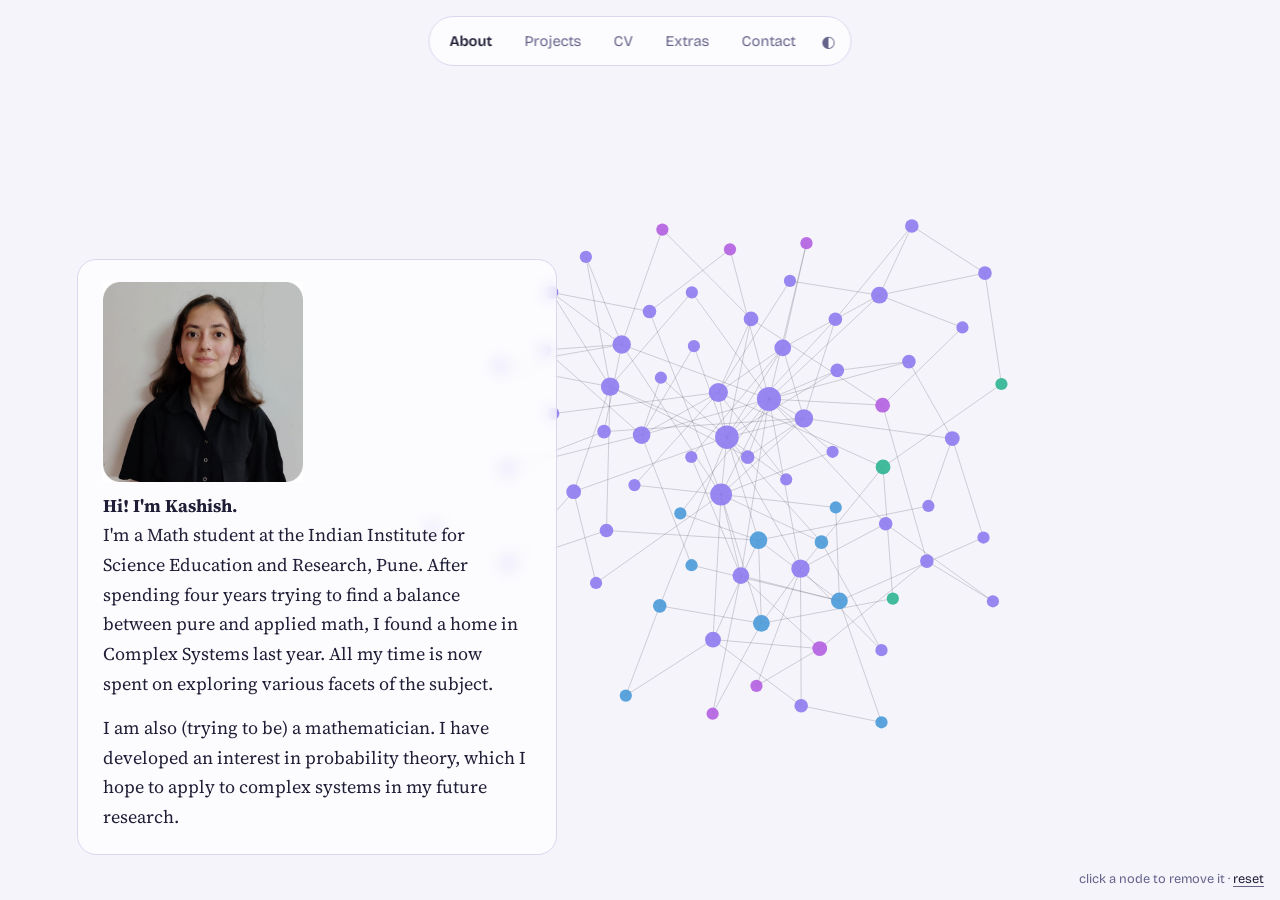
<file: index.html>
<!DOCTYPE html>
<html lang="en"><head><meta charset="utf-8">
<meta name="viewport" content="width=device-width, initial-scale=1">
<title>Home</title>
<meta name="description" content="Academic website of Your Name: complex systems research.">
<link rel="preconnect" href="https://fonts.googleapis.com"><link href="https://fonts.googleapis.com/css2?family=Bricolage+Grotesque:wght@500;600;700&family=Source+Serif+4&display=swap" rel="stylesheet"><link rel="stylesheet" href="style.css"></head>
<body data-n="70" data-center=".6,.5"><canvas id="net" aria-hidden="true"></canvas>
<nav class="bar" aria-label="Main"><a class="brand" href="index.html">About</a><a href="projects.html">Projects</a><a href="cv.html">CV</a><a href="Blog.html">Extras</a><a href="contact.html">Contact</a><button id="theme" aria-label="Toggle light or dark theme">◐</button></nav>
<main class="home"><section class="about" aria-label="About me"><img src="professional_pic1.jpeg" alt="my photo" width = "200" height = "200"><p><b> Hi! I'm Kashish. </b> <br> 
  I'm a Math student at the Indian Institute for Science Education and Research, Pune. After spending four years trying to find a balance between pure and applied math, 
I found a home in Complex Systems last year. All my time is now spent on exploring various facets of the subject.  </p>
<p>I am also (trying to be) a mathematician. I have developed an interest in probability theory, which I hope to apply
to complex systems in my future research.</p></section></main>
<div class="hint">click a node to remove it · <button id="reset">reset</button></div>
<script src="theme.js"></script>
<script src="network.js"></script></body></html>
</file>
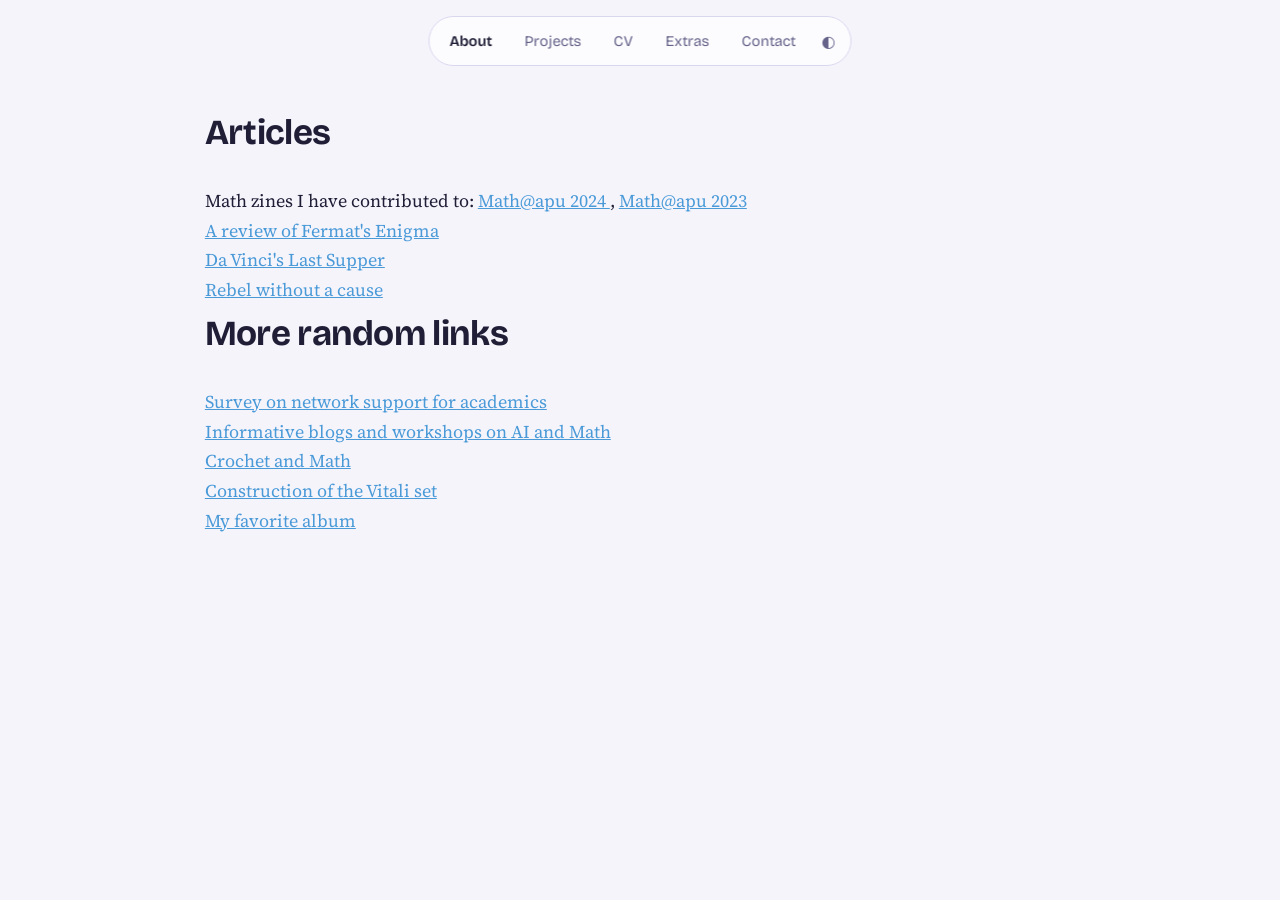
<file: Blog.html>
<!DOCTYPE html>
<html lang="en"><head><meta charset="utf-8">
<meta name="viewport" content="width=device-width, initial-scale=1">
<title>Some extras</title>
<meta name="description" content="Academic website of Your Name: complex systems research.">
<link rel="preconnect" href="https://fonts.googleapis.com"><link href="https://fonts.googleapis.com/css2?family=Bricolage+Grotesque:wght@500;600;700&family=Source+Serif+4&display=swap" rel="stylesheet"><link rel="stylesheet" href="style.css"></head>
<nav class="bar" aria-label="Main"><a class="brand" href="index.html">About</a><a href="projects.html">Projects</a><a href="cv.html">CV</a><a href="Blog.html">Extras</a><a href="contact.html">Contact</a><button id="theme" aria-label="Toggle light or dark theme">◐</button></nav>
<main><h2>Articles</h2>
  Math zines I have contributed to: <a href="https://drive.google.com/file/d/14qFoLBMln-vmp68km7HeTqBORkdo1Bzv/view?usp=drive_link" target="_blank">Math@apu 2024 </a>, <a href="https://drive.google.com/file/d/1JA2osIP1SuXnyjCg2UVs_BwhMyN4rOVM/view?usp=drive_link" target="_blank">Math@apu 2023 </a> <br>
  <a href="book_review_Kashish_Jaswani.pdf" target="_blank">A review of Fermat's Enigma</a> <br>
  <a href="TheLastSupper.pdf" target="_blank">Da Vinci's Last Supper</a> <br>
  <a href="Rebel_blog.pdf" target="_blank">Rebel without a cause</a> <br>
  <h2>More random links</h2>
  <a href="https://link.webropolsurveys.com/Participation/Public/19a15ed6-c1c9-459f-b6f2-f25ccf461ae6?displayId=Fin3721543" target="_blank">Survey on network support for academics</a><br>
  <a href="https://proofsandprompts.com/" target="_blank"> Informative blogs and workshops on AI and Math </a><br>
  <a href = "https://arxiv.org/html/2508.10597v1" target="_blank"> Crochet and Math </a><br>
  <a href="https://www.youtube.com/watch?v=hs3eDa3_DzU" target="_blank">Construction of the Vitali set </a><br>
  <a href="https://open.spotify.com/album/396EJBtUzseofX2YCBJVvM" target="_blank">My favorite album </a><br>
</main>
<script src="theme.js"></script></body></html>
</file>
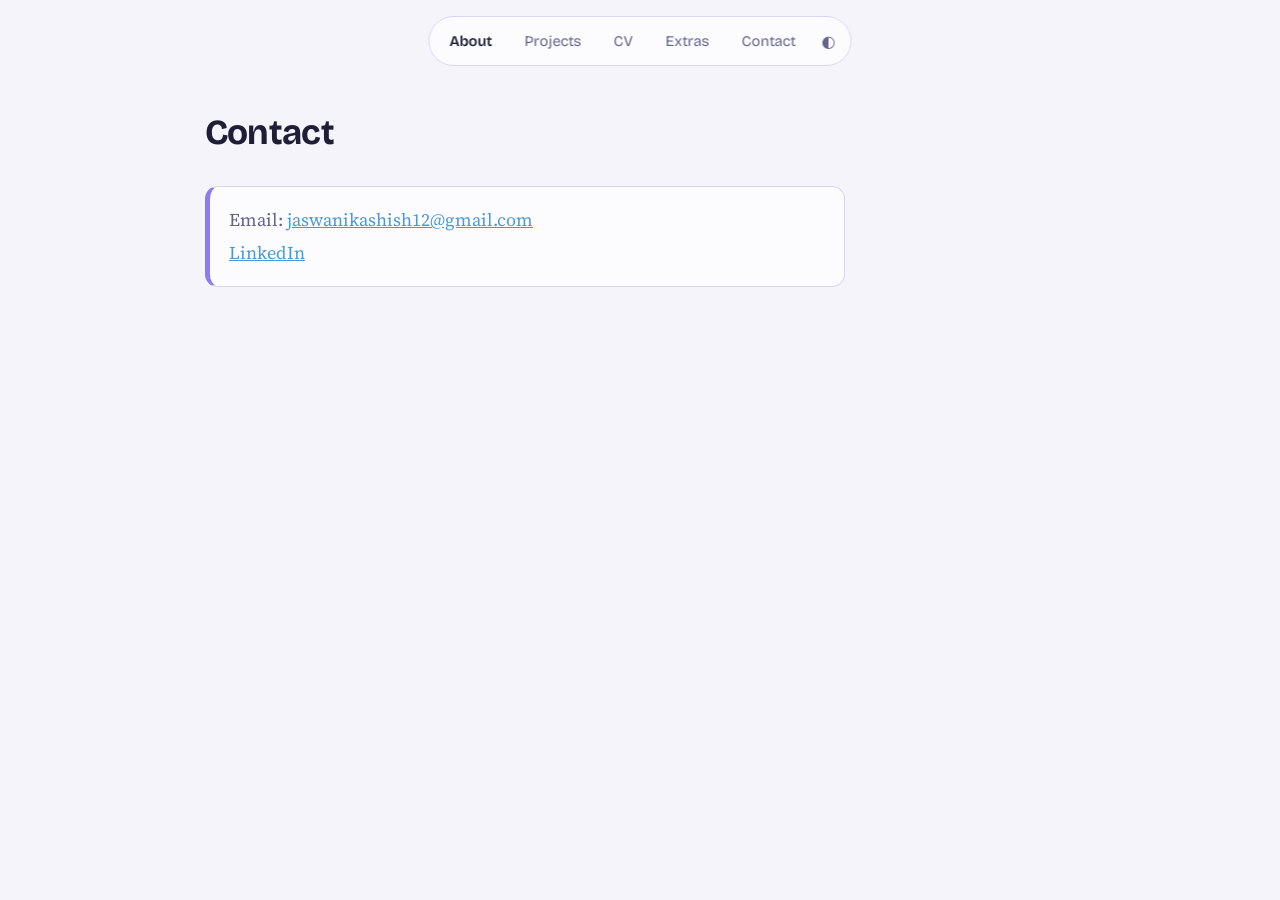
<file: contact.html>
<!DOCTYPE html>
<html lang="en"><head><meta charset="utf-8">
<meta name="viewport" content="width=device-width, initial-scale=1">
<title>Contact</title>
<meta name="description" content="Academic website of Your Name: complex systems research.">
<link rel="preconnect" href="https://fonts.googleapis.com"><link href="https://fonts.googleapis.com/css2?family=Bricolage+Grotesque:wght@500;600;700&family=Source+Serif+4&display=swap" rel="stylesheet"><link rel="stylesheet" href="style.css"></head>
<nav class="bar" aria-label="Main"><a class="brand" href="index.html">About</a><a href="projects.html">Projects</a><a href="cv.html">CV</a><a href="Blog.html">Extras</a><a href="contact.html">Contact</a><button id="theme" aria-label="Toggle light or dark theme">◐</button></nav>
<main><h2>Contact</h2><div class="item"><p>Email: <a href="mailto:jaswanikashish12@gmail.com">jaswanikashish12@gmail.com</a></p><p><a href="https://linkedin.com/in/kashish-jaswani">LinkedIn</a></p></div></main>
<script src="theme.js"></script></body></html>
</file>
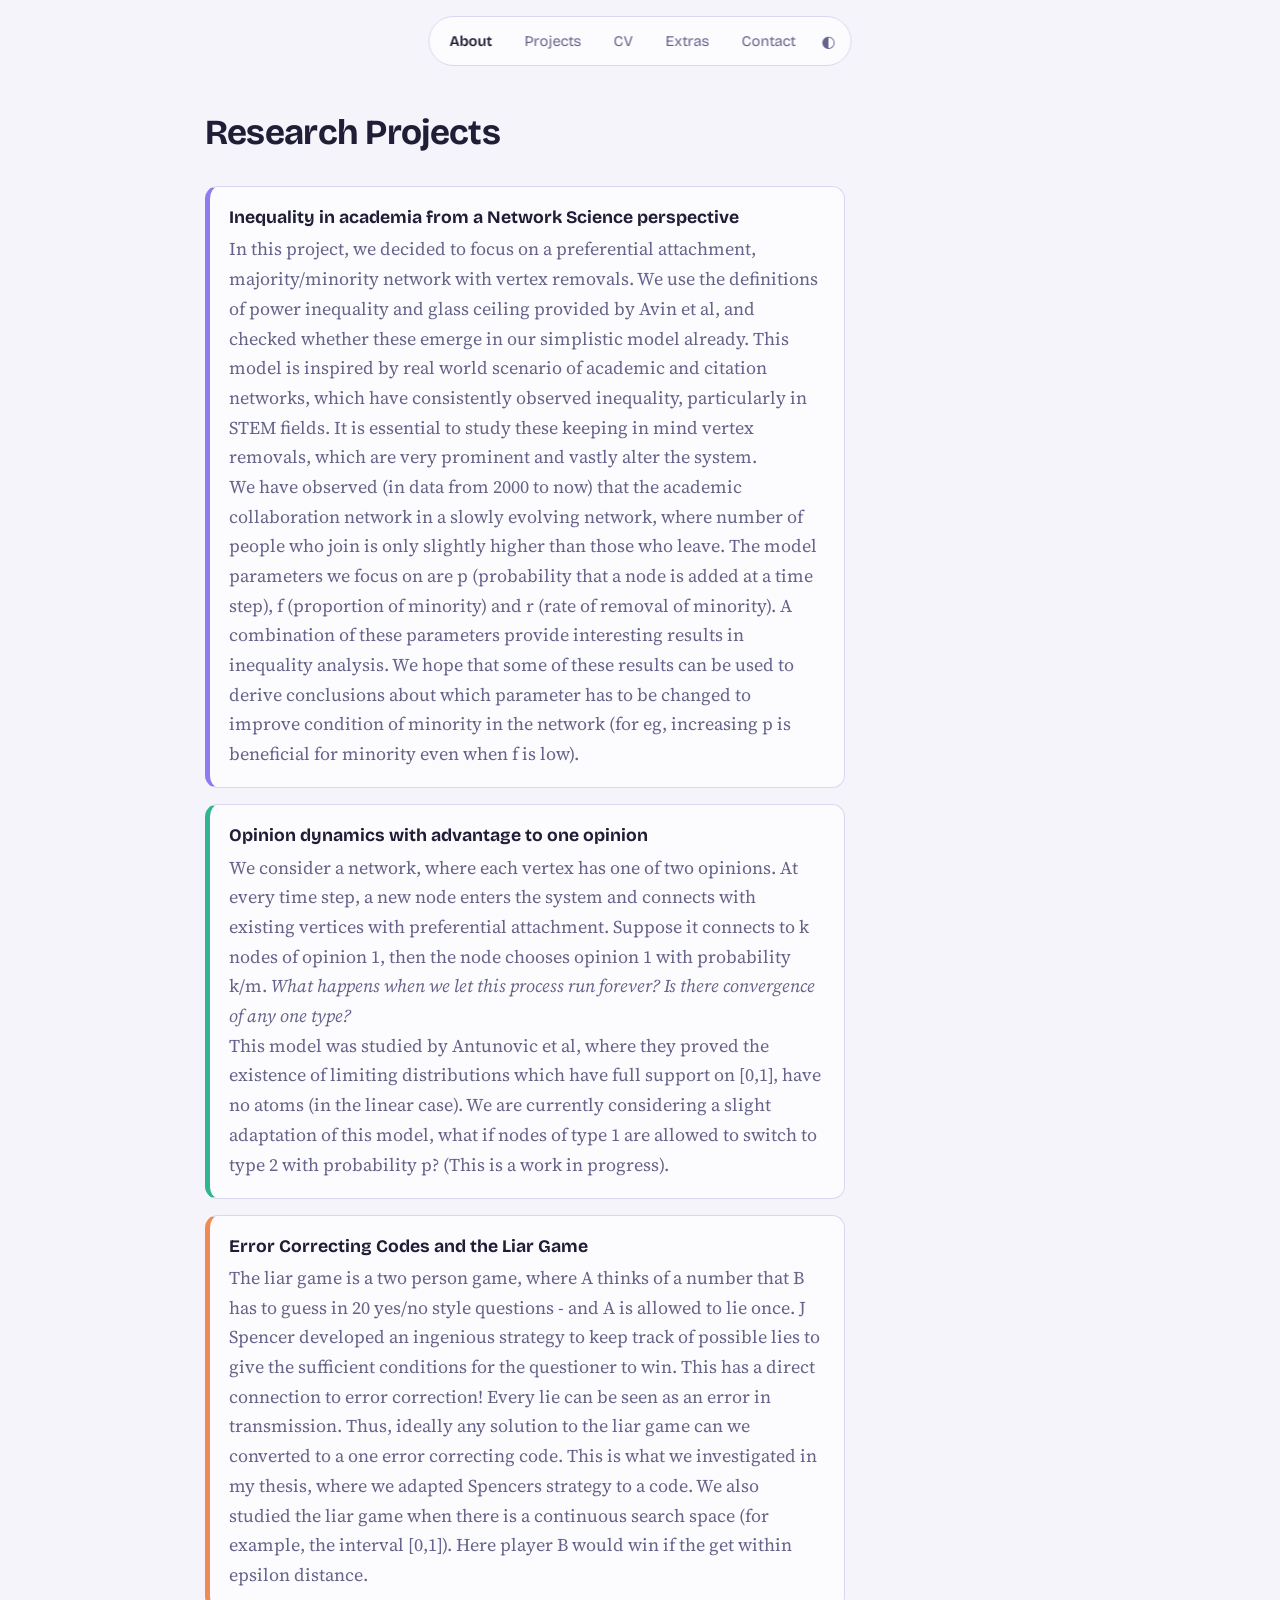
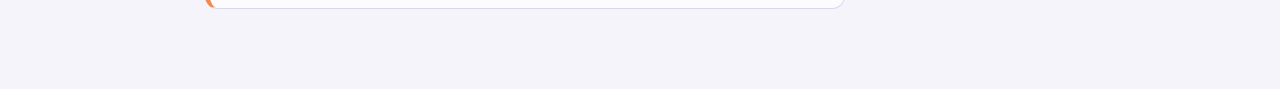
<file: projects.html>
<!DOCTYPE html>
<html lang="en"><head><meta charset="utf-8">
<meta name="viewport" content="width=device-width, initial-scale=1">
<title>Projects</title>
<meta name="description" content="Academic website of Your Name: complex systems research.">
<link rel="preconnect" href="https://fonts.googleapis.com"><link href="https://fonts.googleapis.com/css2?family=Bricolage+Grotesque:wght@500;600;700&family=Source+Serif+4&display=swap" rel="stylesheet"><link rel="stylesheet" href="style.css"></head>
<nav class="bar" aria-label="Main"><a class="brand" href="index.html">About</a><a href="projects.html">Projects</a><a href="cv.html">CV</a><a href="Blog.html">Extras</a><a href="contact.html">Contact</a><button id="theme" aria-label="Toggle light or dark theme">◐</button></nav>
<main><h2>Research Projects</h2><div class="item">
<h3>Inequality in academia from a Network Science perspective</h3>
<p>In this project, we decided to focus on a preferential attachment, majority/minority network with vertex
removals. We use the definitions of power inequality and glass ceiling provided by Avin et al, and checked whether
these emerge in our simplistic model already. This model is inspired by real world scenario of academic and
citation networks, which have consistently observed inequality, particularly in STEM fields. It is essential to
study these keeping in mind vertex removals, which are very prominent and vastly alter the system. <br> We have
observed (in data from 2000 to now) that the academic collaboration network in a slowly evolving
network, where number of people who join is only slightly higher than those who leave.
The model parameters we focus on are p (probability that a node is added at a time step), f
(proportion of minority) and r (rate of removal of minority). A combination of these parameters provide
interesting results in inequality analysis. We hope that some of these results can be used to derive conclusions
about which parameter has to be changed to improve condition of minority in the network (for eg, increasing
p is beneficial for minority even when f is low). </p>
</div><div class="item">
<h3>Opinion dynamics with advantage to one opinion</h3><p> We consider a network, where each vertex has one of two opinions. At every time step, 
  a new node enters the system and connects with existing vertices with preferential attachment. Suppose it connects to k nodes of opinion 1, 
  then the node chooses opinion 1 with probability k/m. <i> What happens when we let this process run forever? Is there convergence of any one type? </i> <br>
  This model was studied by Antunovic et al, where they proved the existence of limiting distributions which have full support on [0,1], have no 
  atoms (in the linear case). We are currently considering a slight adaptation of this model, what if nodes of type 1 are allowed to switch to type 2 with probability p?
  (This is a work in progress). </p></div><div class="item">
<h3>Error Correcting Codes and the Liar Game</h3><p> The liar game is a two person game, where A thinks of a number that B has to guess
in 20 yes/no style questions - and A is allowed to lie once. J Spencer developed an ingenious strategy to keep track of possible lies
to give the sufficient conditions for the questioner to win. This has a direct connection to error correction! Every lie can be seen as
an error in transmission. Thus, ideally any solution to the liar game can we converted to a one error correcting code. This is what we investigated
in my thesis, where we adapted Spencers strategy to a code. We also studied the liar game when there is a continuous search space 
(for example, the interval [0,1]). Here player B would win if the get within epsilon distance.</p></div>
</main>
<script src="theme.js"></script></body></html>
</file>
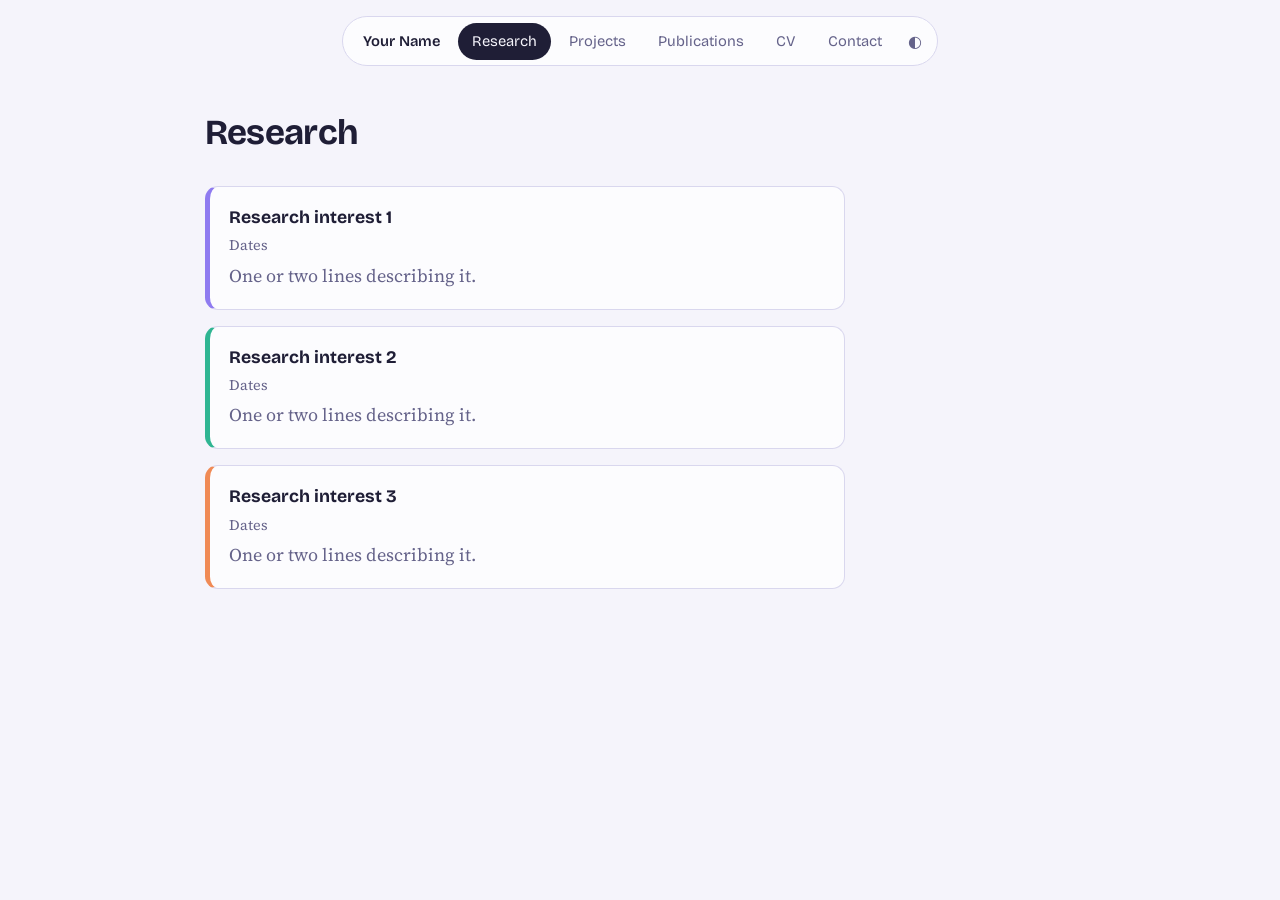
<file: research.html>
<!DOCTYPE html>
<html lang="en"><head><meta charset="utf-8">
<meta name="viewport" content="width=device-width, initial-scale=1">
<title>Research · Your Name</title>
<meta name="description" content="Academic website of Your Name: complex systems research.">
<link rel="preconnect" href="https://fonts.googleapis.com"><link href="https://fonts.googleapis.com/css2?family=Bricolage+Grotesque:wght@500;600;700&family=Source+Serif+4&display=swap" rel="stylesheet"><link rel="stylesheet" href="style.css"></head>
<body><nav class="bar" aria-label="Main"><a class="brand" href="index.html">Your Name</a><a href="research.html" aria-current="page">Research</a><a href="projects.html">Projects</a><a href="publications.html">Publications</a><a href="cv.html">CV</a><a href="contact.html">Contact</a><button id="theme" aria-label="Toggle light or dark theme">◐</button></nav>
<main><h2>Research</h2><div class="item"><h3>Research interest 1</h3><p class="when">Dates</p><p>One or two lines describing it.</p></div><div class="item"><h3>Research interest 2</h3><p class="when">Dates</p><p>One or two lines describing it.</p></div><div class="item"><h3>Research interest 3</h3><p class="when">Dates</p><p>One or two lines describing it.</p></div></main>
<script src="theme.js"></script></body></html>
</file>
<file: style.css>
:root{
  --bg:#f5f4fb; --ink:#1f1e36; --muted:#65638a; --line:#d9d7ee; --card:rgba(255,255,255,.7);
  --c1:#8f7bf0; --c2:#2fb592; --c3:#f08a55; --c4:#e5679b; --c5:#4a9ad8; --c6:#5cb85c; --c7:#d9a826; --c8:#b25fe0;
}
:root[data-theme="dark"]{
  --bg:#17162b; --ink:#eceaf8; --muted:#a09fc4; --line:#323156; --card:rgba(30,29,56,.7);
  --c1:#b8a9ff; --c2:#9be8d0; --c3:#ffc3a0; --c4:#ffb3d1; --c5:#9fd3ff; --c6:#b5e8a0; --c7:#ffe08a; --c8:#e0b3ff;
}
*{box-sizing:border-box}
body{margin:0;background:var(--bg);color:var(--ink);font:18px/1.65 "Source Serif 4",Georgia,serif;min-height:100vh}
#net{position:fixed;inset:0;width:100%;height:100%;z-index:0}
.bar{position:fixed;top:1rem;left:50%;transform:translateX(-50%);z-index:5;display:flex;align-items:center;gap:.2rem;
  padding:.35rem;border:1px solid var(--line);border-radius:99px;background:var(--card);backdrop-filter:blur(10px);
  max-width:calc(100vw - 1rem);overflow-x:auto;font-family:"Bricolage Grotesque",system-ui,sans-serif;font-size:.92rem}
.bar a{color:var(--muted);text-decoration:none;padding:.4rem .9rem;border-radius:99px;white-space:nowrap}
.bar a:hover{color:var(--ink)}
.bar a.brand{color:var(--ink);font-weight:600}
.bar a[aria-current="page"]{background:var(--ink);color:var(--bg)}
.bar a:focus-visible,#theme:focus-visible{outline:2px solid var(--c5);outline-offset:1px}
#theme{background:none;border:0;color:var(--muted);cursor:pointer;width:2rem;height:2rem;border-radius:50%;font-size:1rem}
main{position:relative;z-index:1;padding:6.5rem clamp(1.2rem,6vw,5rem) 4rem;max-width:64rem;margin:0 auto}
h1,h2,h3{font-family:"Bricolage Grotesque",system-ui,sans-serif}
h1{font-weight:700;font-size:clamp(3.4rem,11vw,8.5rem);line-height:.92;letter-spacing:-.04em;margin:0}
h2{font-size:2.2rem;letter-spacing:-.02em;margin:0 0 1.5rem}
h3{font-size:1.1rem;margin:0}
.home{max-width:none;min-height:100vh;display:grid;grid-template-columns:1.2fr 1fr;gap:2rem 4rem;align-items:end;padding-bottom:5vh}
.about{max-width:30rem;padding:1.4rem 1.6rem;border:1px solid var(--line);border-radius:1.2rem;background:var(--card);backdrop-filter:blur(8px)}
.about p{margin:0 0 .9rem}.about p:last-child{margin:0}
.role{font:600 1rem "Bricolage Grotesque",sans-serif;color:var(--muted);margin:1.2rem 0 0}
.item{padding:1rem 1.2rem;margin:0 0 1rem;max-width:40rem;border:1px solid var(--line);border-left:5px solid var(--c1);border-radius:.8rem;background:var(--card);backdrop-filter:blur(8px)}
.item:nth-of-type(2n){border-left-color:var(--c2)}.item:nth-of-type(3n){border-left-color:var(--c3)}.item:nth-of-type(4n){border-left-color:var(--c4)}
.item p{margin:.15rem 0;color:var(--muted)}.when{font-size:.9rem}
a{color:var(--c5)}
.hint{position:fixed;right:1rem;bottom:.8rem;z-index:2;font:.8rem "Bricolage Grotesque",sans-serif;color:var(--muted)}
@media (max-width:760px){.home{grid-template-columns:1fr;align-items:start;padding-top:6rem}}
.hint button{font:inherit;color:var(--ink);background:none;border:0;border-bottom:1px solid var(--muted);cursor:pointer;padding:0}
/* ===== CV PAGE ===== */

/* ===== CV PAGE ===== */

main#cv-container {
  position: relative;
  z-index: 1;

  width: 100%;
  max-width: none;

  margin: 0;
  padding: 7rem 20px 40px;

  display: flex;
  justify-content: center;
  align-items: flex-start;

  box-sizing: border-box;
}

iframe#cv-pdf {
  display: block;

  width: 900px;
  height: 1200px;

  max-width: 100%;

  margin: 0;
  padding: 0;

  border: none;

  background: white;

  box-shadow: 0 4px 20px rgba(0, 0, 0, 0.12);
}
</file>
